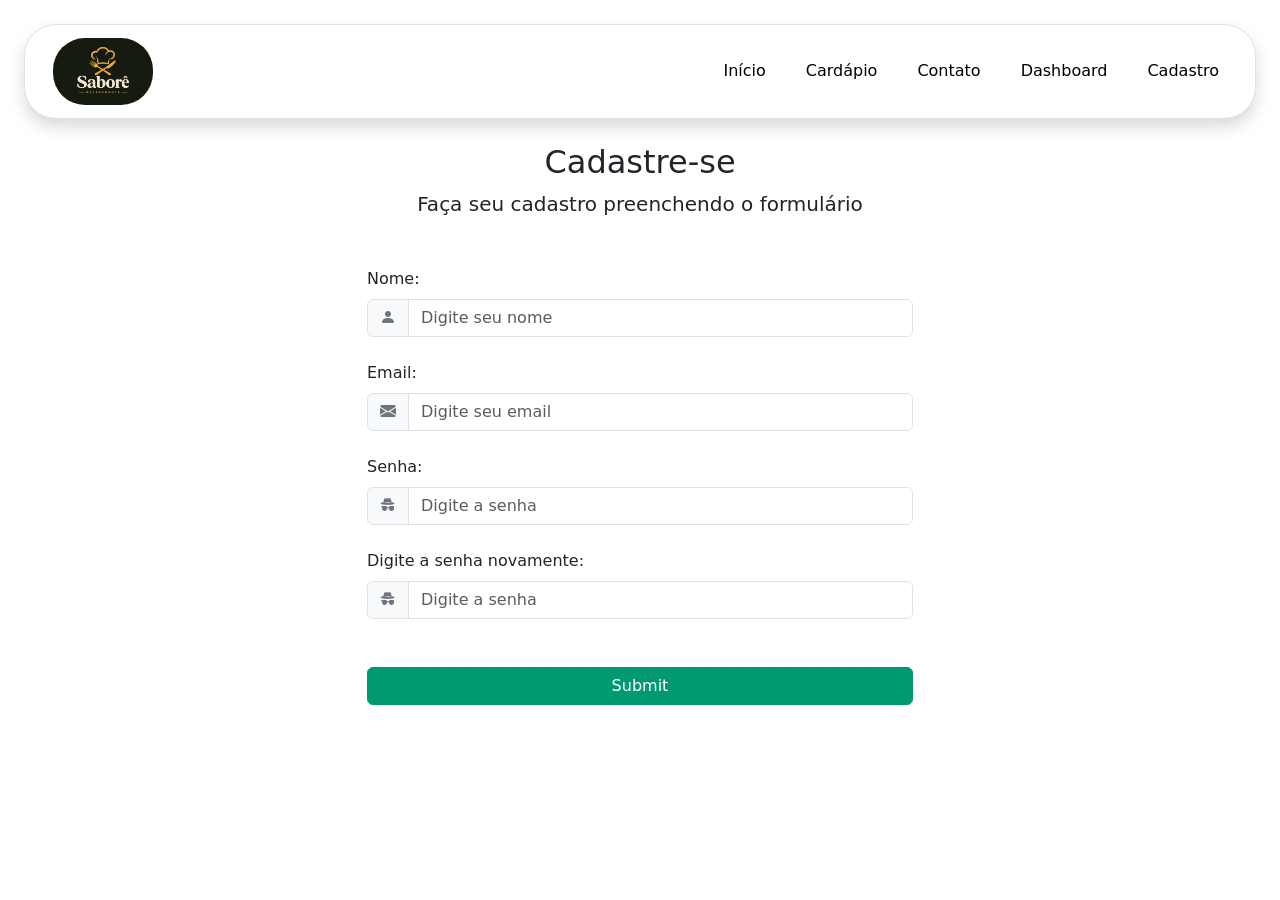
<file: pages/cadastro.html>
<!DOCTYPE html>
<html lang="en">

<head>
    <meta charset="UTF-8">
    <meta name="viewport" content="width=device-width, initial-scale=1.0">
    <link href="https://cdn.jsdelivr.net/npm/bootstrap@5.3.8/dist/css/bootstrap.min.css" rel="stylesheet"
        integrity="sha384-sRIl4kxILFvY47J16cr9ZwB07vP4J8+LH7qKQnuqkuIAvNWLzeN8tE5YBujZqJLB" crossorigin="anonymous">
    <link rel="stylesheet" href="../css/style.css">
    <link rel="stylesheet" href="https://cdn.jsdelivr.net/npm/bootstrap-icons@1.13.2/font/bootstrap-icons.min.css">
    <title>Cadastre-se</title>
</head>

<body>
    <header class="">
        <nav class="navbar navbar-expand-lg m-4 rounded-5 px-3 border shadow">
            <div class="container-fluid">

                <a class="navbar-brand me-auto" href="../index.html">
                    <img src="../assets/Logo Saborê Restaurante.png" alt="Saborê Restaurante" width="100"
                        class="rounded-5">
                </a>


                <input type="checkbox" id="menu-toggle">


                <label for="menu-toggle" class="menu-icon">
                    <svg class="icon-menu" xmlns="http://www.w3.org/2000/svg" width="40" height="40" viewBox="0 0 24 24"
                        fill="none" stroke="green" stroke-width="2" stroke-linecap="round" stroke-linejoin="round">
                        <path d="M4 5h16" />
                        <path d="M4 12h16" />
                        <path d="M4 19h16" />
                    </svg>

                    <svg class="icon-close" xmlns="http://www.w3.org/2000/svg" width="40" height="40"
                        viewBox="0 0 24 24" fill="none" stroke="green" stroke-width="2" stroke-linecap="round"
                        stroke-linejoin="round">
                        <path d="M18 6 6 18" />
                        <path d="m6 6 12 12" />
                    </svg>
                </label>


                <div class="navbar-menu">
                    <ul class="navbar-nav ms-auto d-flex gap-4 align-items-center">
                        <li class="nav-item">
                            <a class="nav-link" href="../index.html">Início</a>
                        </li>
                        <li class="nav-item">
                            <a class="nav-link" href="../index.html#pratos">Cardápio</a>
                        </li>
                        <li class="nav-item">
                            <a class="nav-link" href="../index.html#contact">Contato</a>
                        </li>
                        <li class="nav-item">
                            <a class="nav-link" href="./dashboard.html">Dashboard</a>
                        </li>
                        <li class="nav-item">
                            <a class="nav-link" href="cadastro.html">Cadastro</a>
                        </li>
                    </ul>
                </div>

            </div>
        </nav>
    </header>

    <section id="cadastro">
        <div class="container-md">
            <div class="text-center">
                <h2>Cadastre-se</h2>
                <p class="lead">Faça seu cadastro preenchendo o formulário</p>
            </div>

            <div class="row justify-content-center my-5">
                <div class="col-lg-6">
                    <form>
                        <label for="name" class="form-label">Nome:</label>
                        <div class="mb-4 input-group">
                            <span class="input-group-text">
                                <i class="bi bi-person-fill text-secondary"></i>
                            </span>
                            <input type="text" id="name" class="form-control" placeholder="Digite seu nome" required />
                        </div>
                        <label for="email" class="form-label">Email:</label>
                        <div class="input-group mb-4">
                            <span class="input-group-text">
                                <i class="bi bi-envelope-fill text-secondary"></i>
                            </span>
                            <input type="email" id="email validationCustom01" class="form-control" required
                                aria-describedby="validationCustomEmailFeedback" placeholder="Digite seu email" />
                        </div>

                        <label for="password" class="form-label">Senha:</label>
                        <div class="mb-4 input-group">
                            <span class="input-group-text">
                                <i class="bi bi-incognito text-secondary"></i>
                            </span>
                            <input type="password" id="password" class="form-control" placeholder="Digite a senha"
                                pattern="(?=.*[a-z])(?=.*[A-Z])(?=.*[0-9]).{8,}"
                                title="Use pelo menos 8 caracteres, incluindo uma letra maiúscula, uma minúscula e um número."
                                required />
                        </div>
                        <label for="password" class="form-label">Digite a senha novamente:</label>
                        <div class="mb-4 input-group">
                            <span class="input-group-text">
                                <i class="bi bi-incognito text-secondary"></i>
                            </span>
                            <input type="password" id="password" class="form-control" placeholder="Digite a senha"
                                required />
                        </div>
                        <div class="mt-5 text-center">
                            <button type="submit" class="btn btn-primary">Submit</button>
                        </div>

                       
                    </form>
                </div>
            </div>
        </div>
        </div>
    </section>
</body>

</html>
</file>
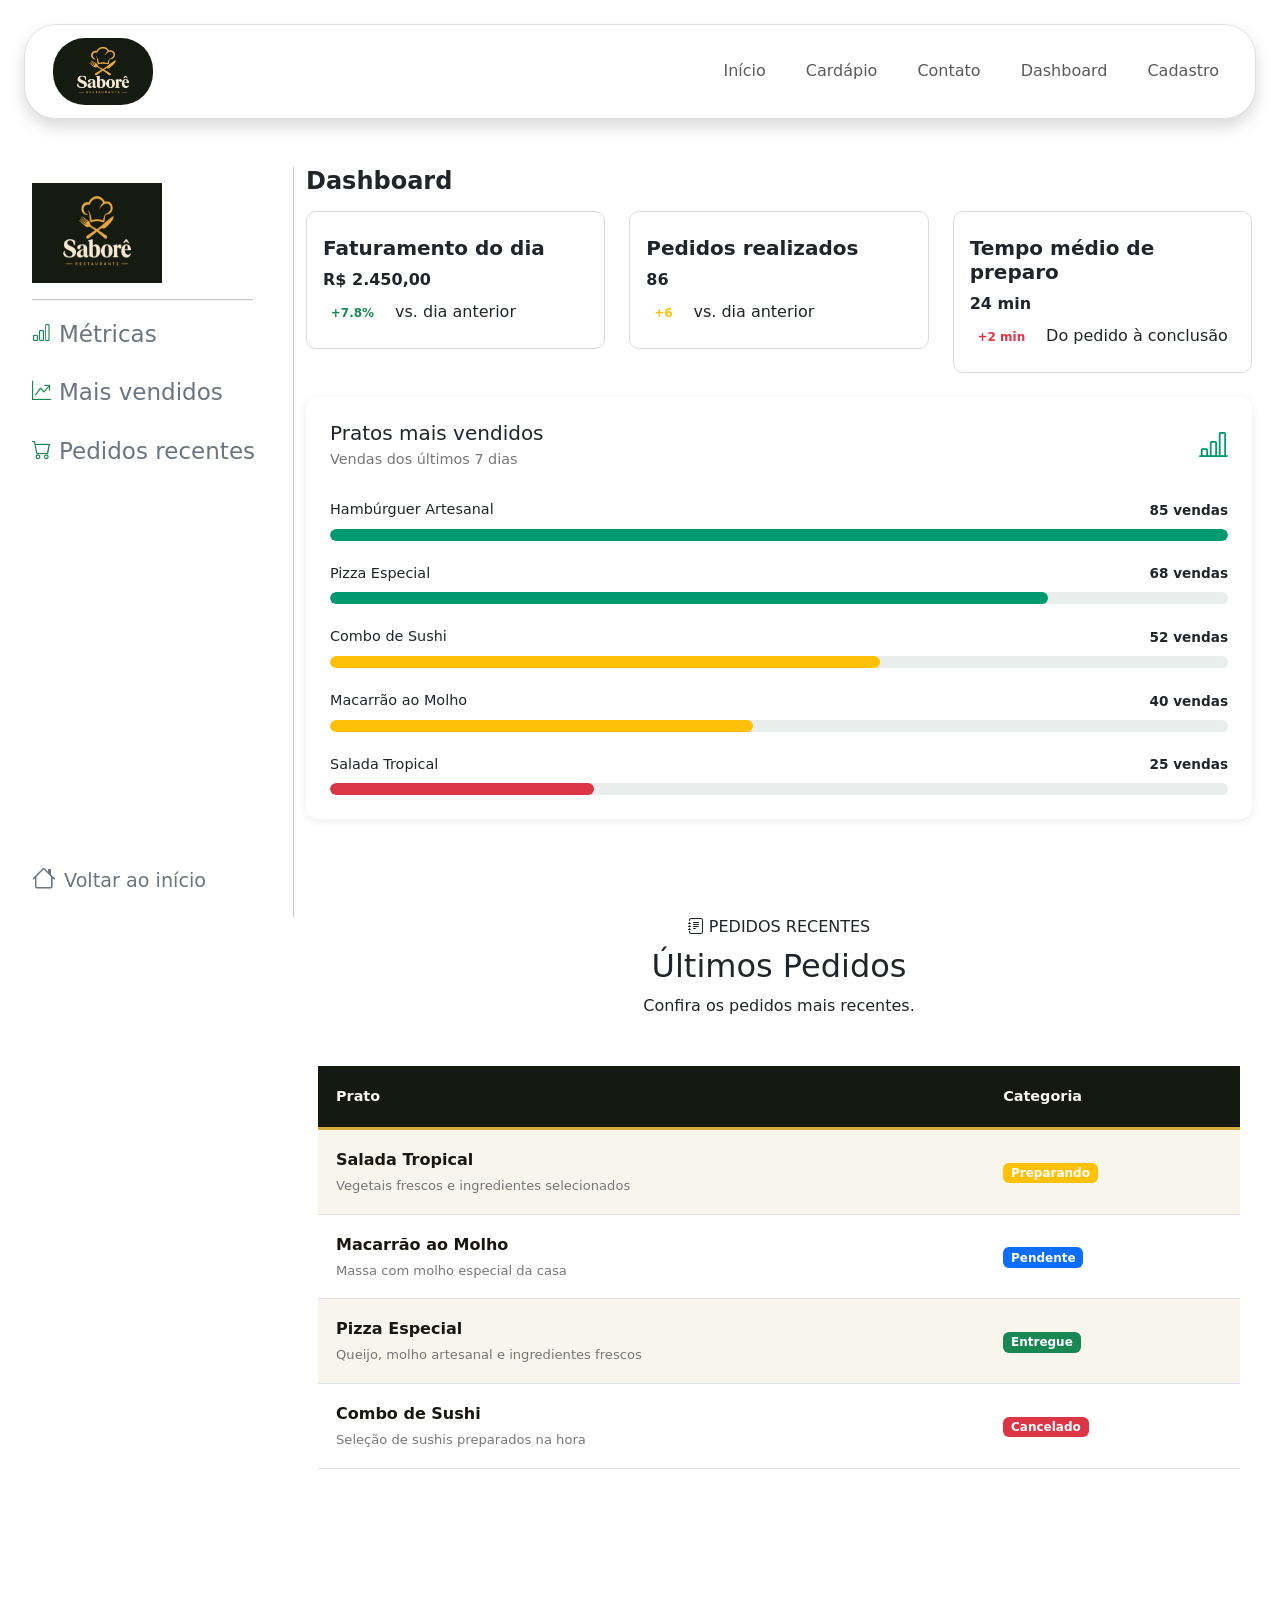
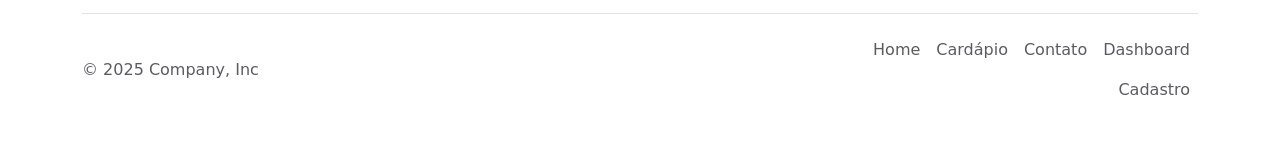
<file: pages/dashboard.html>
<!DOCTYPE html>
<html lang="en">

<head>
    <meta charset="UTF-8">
    <meta name="viewport" content="width=device-width, initial-scale=1.0">
    <link rel="stylesheet" href="../css/dashboard.css">
    <link rel="stylesheet" href="https://cdn.jsdelivr.net/npm/bootstrap-icons@1.13.2/font/bootstrap-icons.min.css">
    <link href="https://cdn.jsdelivr.net/npm/bootstrap@5.3.8/dist/css/bootstrap.min.css" rel="stylesheet"
        integrity="sha384-sRIl4kxILFvY47J16cr9ZwB07vP4J8+LH7qKQnuqkuIAvNWLzeN8tE5YBujZqJLB" crossorigin="anonymous">
    <title>Dashboard</title>
</head>

<body>
    <header class="">
        <nav class="navbar navbar-expand-lg m-4 rounded-5 px-3 border shadow">
            <div class="container-fluid">

                <a class="navbar-brand me-auto" href="/index.html">
                    <img src="../assets/Logo Saborê Restaurante.png" alt="Saborê Restaurante" width="100"
                        class="rounded-5">
                </a>


                <input type="checkbox" id="menu-toggle">


                <label for="menu-toggle" class="menu-icon">
                    <svg class="icon-menu" xmlns="http://www.w3.org/2000/svg" width="40" height="40" viewBox="0 0 24 24"
                        fill="none" stroke="green" stroke-width="2" stroke-linecap="round" stroke-linejoin="round">
                        <path d="M4 5h16" />
                        <path d="M4 12h16" />
                        <path d="M4 19h16" />
                    </svg>

                    <svg class="icon-close" xmlns="http://www.w3.org/2000/svg" width="40" height="40"
                        viewBox="0 0 24 24" fill="none" stroke="green" stroke-width="2" stroke-linecap="round"
                        stroke-linejoin="round">
                        <path d="M18 6 6 18" />
                        <path d="m6 6 12 12" />
                    </svg>
                </label>


                <div class="navbar-menu">
                    <ul class="navbar-nav ms-auto d-flex gap-4 align-items-center">
                        <li class="nav-item">
                            <a class="nav-link" href="/index.html">Início</a>
                        </li>
                        <li class="nav-item">
                            <a class="nav-link" href="/index.html#pratos">Cardápio</a>
                        </li>
                        <li class="nav-item">
                            <a class="nav-link" href="/index.html#contact">Contato</a>
                        </li>
                        <li class="nav-item">
                            <a class="nav-link" href="">Dashboard</a>
                        </li>
                        <li class="nav-item">
                            <a class="nav-link" href="./cadastro.html">Cadastro</a>
                        </li>
                    </ul>
                </div>

            </div>
        </nav>
    </header>



    <main class="content px-3 py-4 d-flex">
        <aside id="sidebar"
            class="d-none d-lg-flex flex-column align-items-start px-3 justify-content-between position-sticky top-0">
            <div class="w-100">
                <img src="../assets/Logo Saborê Restaurante.png" alt="Saborê Restaurante" width="130" height="100"
                    class="mt-3">
                <hr>
                <nav>
                    <ul class="d-flex flex-column gap-4 p-0">
                        <a href="#metrics" class="d-flex gap-2 align-items-center">
                            <i class="bi bi-bar-chart text-success"></i>
                            <li class="text-secondary">Métricas</li>
                        </a>
                        <a href="#popular" class="d-flex gap-2 align-items-center">
                            <i class="bi bi-graph-up-arrow text-success"></i>
                            <li class="text-secondary">Mais vendidos</li>
                        </a>

                        <a href="#recent" class="d-flex gap-2 align-items-center">
                            <i class="bi bi-cart text-success"></i>
                            <li class="text-secondary">Pedidos recentes</li>
                        </a>
                    </ul>
                </nav>
            </div>
            <div>

                <a href="../index.html" class="text-secondary"><i class="bi bi-house fs-4 me-2"></i>Voltar ao início</a>
            </div>
        </aside>
        <div class="container">
            <div class="mb-3">
                <h3 class="fw-bold fs-4 mb-3">Dashboard</h3>
                <div class="row" id="metrics">
                    <div class="col-12 col-md-4 mb-4">
                        <div class="card border-0 mx-auto">
                            <div class="card-body py-4  mx-auto">
                                <h5 class="mb-2 fw-bold">
                                    Faturamento do dia
                                </h5>
                                <p class="mb-2 fw-bold">
                                    R$ 2.450,00
                                </p>
                                <div class="mb-0">
                                    <span class="badge text-success me-2">
                                        +7.8%
                                    </span>
                                    <span class=" ">
                                        vs. dia anterior
                                    </span>
                                </div>
                            </div>
                        </div>
                    </div>
                    <div class="col-12 col-md-4 mb-4">
                        <div class="card  border-0">
                            <div class="card-body py-4  mx-auto">
                                <h5 class="mb-2 fw-bold">
                                    Pedidos realizados
                                </h5>
                                <p class="mb-2 fw-bold">
                                    86
                                </p>
                                <div class="mb-0">
                                    <span class="badge text-warning me-2">
                                        +6
                                    </span>
                                    <span class="">
                                        vs. dia anterior
                                    </span>
                                </div>
                            </div>
                        </div>
                    </div>
                    <div class="col-12 col-md-4 mb-4">
                        <div class="card border-0">
                            <div class="card-body py-4  mx-auto">
                                <h5 class="mb-2 fw-bold">
                                    Tempo médio de preparo
                                </h5>
                                <p class="mb-2 fw-bold">
                                    24 min
                                </p>
                                <div class="mb-0">
                                    <span class="badge text-danger me-2">
                                        +2 min
                                    </span>
                                    <span class="">
                                        Do pedido à conclusão
                                    </span>
                                </div>
                            </div>
                        </div>
                    </div>
                </div>


                <section class="grafico-pratos" id="popular">
                    <div class="grafico-header">
                        <div>
                            <h2>Pratos mais vendidos</h2>
                            <p>Vendas dos últimos 7 dias</p>
                        </div>
                        <i class="bi bi-bar-chart-line"></i>
                    </div>

                    <div class="prato">
                        <div class="prato-info">
                            <span>Hambúrguer Artesanal</span>
                            <strong>85 vendas</strong>
                        </div>
                        <div class="barra-fundo">
                            <div class="barra" style="width: 100%;"></div>
                        </div>
                    </div>

                    <div class="prato">
                        <div class="prato-info">
                            <span>Pizza Especial</span>
                            <strong>68 vendas</strong>
                        </div>
                        <div class="barra-fundo">
                            <div class="barra" style="width: 80%;"></div>
                        </div>
                    </div>

                    <div class="prato">
                        <div class="prato-info">
                            <span>Combo de Sushi</span>
                            <strong>52 vendas</strong>
                        </div>
                        <div class="barra-fundo">
                            <div class="barra bg-warning" style="width: 61.2%;"></div>
                        </div>
                    </div>

                    <div class="prato">
                        <div class="prato-info">
                            <span>Macarrão ao Molho</span>
                            <strong>40 vendas</strong>
                        </div>
                        <div class="barra-fundo">
                            <div class="barra bg-warning" style="width: 47.1%;"></div>
                        </div>
                    </div>

                    <div class="prato">
                        <div class="prato-info">
                            <span>Salada Tropical</span>
                            <strong>25 vendas</strong>
                        </div>
                        <div class="barra-fundo">
                            <div class="barra bg-danger" style="width: 29.4%;"></div>
                        </div>
                    </div>
                </section>
            </div>

            <section id="recent" class="secao-precos py-5 my-5">
                <div class="container">

                    <div class="text-center mb-5">
                        <span class="precos-subtitulo">
                            <i class="bi bi-journal-text"></i>
                            PEDIDOS RECENTES
                        </span>

                        <h2 class="precos-titulo mt-2">
                            Últimos Pedidos
                        </h2>

                        <p class="precos-descricao mx-auto">
                            Confira os pedidos mais recentes.
                        </p>
                    </div>

                    <div class="table-responsive tabela-container">
                        <table class="table table-striped table-hover align-middle mb-0">
                            <thead>
                                <tr>
                                    <th scope="col">Prato</th>
                                    <th scope="col" class="d-none d-md-table-cell">
                                        Categoria
                                    </th>
                                </tr>
                            </thead>
                            <tbody>
                                <tr>
                                    <td>
                                        <div class="prato-nome">Salada Tropical</div>
                                        <small class="prato-descricao">
                                            Vegetais frescos e ingredientes selecionados
                                        </small>
                                    </td>
                                    <td class="d-none d-md-table-cell">
                                        <span class="badge categoria-badge bg-warning">Preparando</span>
                                    </td>

                                </tr>

                                <tr>
                                    <td>
                                        <div class="prato-nome">Macarrão ao Molho</div>
                                        <small class="prato-descricao">
                                            Massa com molho especial da casa
                                        </small>
                                    </td>
                                    <td class="d-none d-md-table-cell">
                                        <span class="badge categoria-badge bg-primary">Pendente</span>
                                    </td>

                                </tr>

                                <tr>
                                    <td>
                                        <div class="prato-nome">Pizza Especial</div>
                                        <small class="prato-descricao">
                                            Queijo, molho artesanal e ingredientes frescos
                                        </small>
                                    </td>
                                    <td class="d-none d-md-table-cell">
                                        <span class="badge categoria-badge bg-success">Entregue</span>
                                    </td>

                                </tr>

                                <tr>
                                    <td>
                                        <div class="prato-nome">Combo de Sushi</div>
                                        <small class="prato-descricao">
                                            Seleção de sushis preparados na hora
                                        </small>
                                    </td>
                                    <td class="d-none d-md-table-cell">
                                        <span class="badge categoria-badge bg-danger">Cancelado</span>
                                    </td>

                                </tr>
                            </tbody>
                        </table>
                    </div>

                </div>
            </section>
        </div>

    </main>

    <div class="container">
        <footer class="d-flex flex-wrap justify-content-between align-items-center py-3 my-4 border-top ">
            <p class="col-md-4 mb-0 text-body-secondary">
                &copy; 2025 Company, Inc
            </p>
            <a href="/"
                class="col-md-4 d-flex align-items-center justify-content-center mb-3 mb-md-0 me-md-auto link-body-emphasis text-decoration-none"
                aria-label="Bootstrap">
                <svg class="bi me-2" width="40" height="32" aria-hidden="true">
                    <use xlink:href="#bootstrap"></use>
                </svg>
            </a>
            <ul class="nav col-md-4 justify-content-end">
                <li class="nav-item">
                    <a href="#" class="nav-link px-2 text-body-secondary">Home</a>
                </li>
                <li class="nav-item">
                    <a href="#pratos" class="nav-link px-2 text-body-secondary">Cardápio</a>
                </li>
                <li class="nav-item">
                    <a href="#contact" class="nav-link px-2 text-body-secondary">Contato</a>
                </li>
                <li class="nav-item">
                    <a href="./pages/dashboard.html" class="nav-link px-2 text-body-secondary">Dashboard</a>
                </li>
                <li class="nav-item">
                    <a href="./pages/cadastro.html" class="nav-link px-2 text-body-secondary">Cadastro</a>
                </li>
            </ul>
        </footer>
</body>

</html>
</file>
<file: css/style.css>
nav {
    background-color: white;
}

.login-button {
    background-color: #009970;
    color: #FFF;
    transition: .3s;

    &:hover {
        background-color: #00bd8a;
    }
}

.navbar-toggler:focus,
.btn-close:focus {
    outline: none;
    box-shadow: none;
}


/* Esconde o checkbox visualmente */
#menu-toggle {
    position: absolute;
    opacity: 0;
    pointer-events: none;
}

/* Ícone do menu */
.menu-icon {
    display: flex;
    flex-direction: column;
    cursor: pointer;
    z-index: 1001;
}

.icon-close {
    display: none;
}

/* Menu mobile fechado */
.navbar-menu {
    display: none;
    flex-basis: 100%;
    width: 100%;
}

/* Links na vertical */
.navbar-menu .navbar-nav {
    display: flex;
    flex-direction: column;
    padding: 15px 0;
}

/* Checkbox marcado: abre o menu */
#menu-toggle:checked~.navbar-menu {
    display: block;
}

/* Troca o hambúrguer pelo X */
#menu-toggle:checked+.menu-icon .icon-menu {
    display: none;
}

#menu-toggle:checked+.menu-icon .icon-close {
    display: block;
}

/* Animação dos links */
.nav-link {
    position: relative;
    color: black;
}

.nav-link::before {
    content: "";
    position: absolute;
    bottom: 0;
    left: 50%;
    transform: translateX(-50%);
    width: 0;
    height: 2px;
    background-color: #009970;
    visibility: hidden;
    transition: 0.3s ease-in-out;
}

.nav-link:hover::before {
    width: 100%;
    visibility: visible;
}

/* HERO */
.hero {
    height: auto;
    min-height: 450px;
    padding: 3rem 1rem;
    overflow: hidden;
}

.hero-figure {
    width: 100%;
}

.hero-img {
    display: block;
    width: 100%;
    height: 400px;
    object-fit: cover;
    object-position: center;
}


.hero-titulo {
    color: #009970;
    font-size: clamp(2.8rem, 5vw, 4rem);
    font-weight: 700;
}

.hero-descricao {
    font-size: clamp(1.15rem, 2vw, 1.5rem);
    line-height: 1.6;
    color: #333;
    max-width: 480px;
}

.hero-btn {
    width: auto;
    flex: 1 1 0;
    min-width: 0;
    padding: 12px 18px;
    font-size: 1.1rem;
    text-align: center;
    white-space: nowrap;
}

/* Ajustes para tablets e celulares */
@media (max-width: 991.98px) {
    .hero {
        min-height: auto;
    }

    .hero-content {
        text-align: center;
    }

    .hero-descricao {
        margin-inline: auto;
    }

    .hero-img {
        height: 320px;
    }
}


h1 {
    font-size: 64px;
    color: #009970;
}

.btn-primary {
    background-color: #009970;
    border: none;
    color: white;
    border: 1px solid #009970;
    transition: .3s;
    width: 100%;

    &:hover {
        background-color: white;
        border: 1px solid #009970;
        color: #009970;
    }
}



.card img {
    width: 100%;
    height: 100%;
    object-fit: cover;
}

.card figure {
    width: 100%;
    height: 200px;
    margin: 0 auto;
}




.badge {
    background-color: #9cb004;
    padding: 5px 15px;
    border-radius: 0 10px 10px 0;
}







.secao-precos {
    background-color: #f8f5ed;
}

.precos-subtitulo {
    color: #009970;
    font-size: 0.8rem;
    font-weight: 700;
    letter-spacing: 3px;
}

.precos-titulo {
    color: #15190f;
    font-family: Georgia, serif;
    font-size: clamp(2rem, 4vw, 3rem);
    font-weight: bold;
}

.precos-descricao {
    max-width: 550px;
    color: #666;
    line-height: 1.7;
}

/* Contêiner da tabela */

.tabela-container {
    border-radius: 12px;
    border: 1px solid #e4dfd2;
    background-color: #fff;
    box-shadow: 0 8px 30px rgba(21, 25, 15, 0.07);
}

/* Cabeçalho */

.tabela-container thead th {
    background-color: #15190f;
    color: #f8f5ed;
    padding: 20px 18px;
    font-size: 0.9rem;
    font-weight: 600;
    white-space: nowrap;
    border-bottom: 3px solid #d9a83e;
}

.tabela-container tbody td {
    padding: 18px;
    color: #181711;
}

.tabela-container .table-striped>tbody>tr:nth-of-type(odd)>* {
    --bs-table-bg-type: #f8f5ed;
}

.tabela-container .table-hover>tbody>tr:hover>* {
    --bs-table-bg-state: #eee8d9;
}

.prato-nome {
    font-weight: 700;
    margin-bottom: 4px;
}

.prato-descricao {
    display: block;
    color: #777;
    font-size: 0.82rem;
    line-height: 1.5;
}

.categoria-badge {
    background-color: #e9efdc;
    color: #315b36;
    padding: 7px 12px;
    border-radius: 20px;
    font-weight: 600;
}

.preco-valor {
    color: #009970 !important;
    font-size: 1rem;
    font-weight: 700;
    white-space: nowrap;
}

.status-disponivel {
    display: inline-flex;
    align-items: center;
    gap: 6px;
    color: #287447;
    font-size: 0.85rem;
    white-space: nowrap;
}







.dialog {
    display: none;
    position: fixed;
    inset: 50% auto auto 50%;
    margin: 0;
    padding: 32px;
    border: none;
    border-radius: 10px;
    background-color: #ffffff;
    color: #2d211b;
    box-shadow: 0 10px 40px rgba(0, 0, 0, 0.3);
    transform: translate(-50%, -50%);
    z-index: 1000;
    width: 500px;
}


.dialog:target {
    display: flex;
    flex-direction: column;
    align-items: center;
}

.dialog h2 {

    color: #244d32;
}

.dialog p {
    margin-bottom: 24px;

}

.btn-dialog,
.btn-fechar {
    display: inline-block;
    padding: 12px 22px;
    border-radius: 6px;
    color: white;
    font-weight: 600;
    text-decoration: none;
    height: 45px;
}

.btn-fechar {
    background-color: #244d32;
}










@media (min-width: 992px) {

    .menu-icon {
        display: none;
    }

    .navbar-menu {
        display: flex;
        flex-basis: auto;
        width: auto;
    }

    .navbar-menu .navbar-nav {
        flex-direction: row;
        align-items: center;
        gap: 10px;
        padding: 0;
    }

}

@media (max-width: 992px) {
    .hero figure {
        max-width: 400px;
    }
}
</file>
<file: css/dashboard.css>
nav {
    background-color: white;
}

.login-button {
    background-color: #009970;
    color: #FFF;
    transition: .3s;

    &:hover {
        background-color: #00bd8a;
    }
}

.navbar-toggler:focus,
.btn-close:focus {
    outline: none;
    box-shadow: none;
}


/* Esconde o checkbox visualmente */
#menu-toggle {
    position: absolute;
    opacity: 0;
    pointer-events: none;
}

/* Ícone do menu */
.menu-icon {
    display: flex;
    flex-direction: column;
    cursor: pointer;
    z-index: 1001;
}

.icon-close {
    display: none;
}

/* Menu mobile fechado */
.navbar-menu {
    display: none;
    flex-basis: 100%;
    width: 100%;
}

/* Links na vertical */
.navbar-menu .navbar-nav {
    display: flex;
    flex-direction: column;
    padding: 15px 0;
}

/* Checkbox marcado: abre o menu */
#menu-toggle:checked~.navbar-menu {
    display: block;
}

/* Troca o hambúrguer pelo X */
#menu-toggle:checked+.menu-icon .icon-menu {
    display: none;
}

#menu-toggle:checked+.menu-icon .icon-close {
    display: block;
}

/* Animação dos links */
.nav-link {
    position: relative;
    color: black;
}

.nav-link::before {
    content: "";
    position: absolute;
    bottom: 0;
    left: 50%;
    transform: translateX(-50%);
    width: 0;
    height: 2px;
    background-color: #009970;
    visibility: hidden;
    transition: 0.3s ease-in-out;
}

.nav-link:hover::before {
    width: 100%;
    visibility: visible;
}




.card-body {
    border: 1px solid rgb(218, 218, 218);
    width: 100%;
    min-height: 100%;
    border-radius: 10px;
    transition: .3s;
    cursor: default;

    &:hover {
        scale: 1.1;
        box-shadow: -1px 7px 10px 2px rgba(0, 0, 0, 0.26);
        -webkit-box-shadow: -1px 7px 10px 2px rgba(0, 0, 0, 0.26);
    }
}







.grafico-pratos {
    background-color: #fff;
    padding: 24px;
    border-radius: 12px;
    box-shadow: 0 2px 10px rgba(0, 0, 0, 0.08);
    width: 100%;
}

.grafico-header {
    display: flex;
    justify-content: space-between;
    align-items: center;
    gap: 16px;
    margin-bottom: 28px;
}

.grafico-header h2 {
    font-size: 1.25rem;
    margin-bottom: 4px;
}

.grafico-header p {
    color: #777;
    font-size: 0.9rem;
    margin: 0;
}

.grafico-header i {
    color: #009970;
    font-size: 1.8rem;
}

.prato {
    margin-bottom: 22px;
}

.prato:last-child {
    margin-bottom: 0;
}

.prato-info {
    display: flex;
    justify-content: space-between;
    align-items: center;
    gap: 12px;
    margin-bottom: 8px;
    font-size: 0.9rem;
}

.prato-info span {
    min-width: 0;
}

.prato-info strong {
    white-space: nowrap;
    font-size: 0.85rem;
}

.barra-fundo {
    width: 100%;
    height: 12px;
    background-color: #e9eeec;
    border-radius: 20px;
    overflow: hidden;
}

.barra {
    height: 100%;
    background-color: #009970;
    border-radius: 20px;
}



#sidebar {
    width: 350px;
    height: 750px;
    border-right: 1px solid #c7c7c7;
    padding-bottom: 20px;
}

hr {
    border: none;
    height: 2px;
    background-color: #c7c7c7;
    width: 90%;
    margin: 20px auto;
}

aside ul li {
    list-style: none;
    font-size: larger;
}

aside nav ul a {
    text-decoration: none;
}

aside div a {
    text-decoration: none;
    font-size: larger;
}




.tabela-container thead th {
    background-color: #15190f;
    color: #f8f5ed;
    padding: 20px 18px;
    font-size: 0.9rem;
    font-weight: 600;
    white-space: nowrap;
    border-bottom: 3px solid #d9a83e;
}

.tabela-container tbody td {
    padding: 18px;
    color: #181711;
}

.tabela-container .table-striped>tbody>tr:nth-of-type(odd)>* {
    --bs-table-bg-type: #f8f5ed;
}

.tabela-container .table-hover>tbody>tr:hover>* {
    --bs-table-bg-state: #eee8d9;
}

.prato-nome {
    font-weight: 700;
    margin-bottom: 4px;
}

.prato-descricao {
    display: block;
    color: #777;
    font-size: 0.82rem;
    line-height: 1.5;
}

.categoria-badge {
    background-color: #e9efdc;
    color: #315b36;
    padding: 7px 12px;
    border-radius: 20px;
    font-weight: 600;
}









@media (max-width: 480px) {
    .grafico-pratos {
        padding: 16px;
    }

    .prato-info {
        align-items: flex-start;
        font-size: 0.8rem;
    }

    .prato-info strong {
        font-size: 0.75rem;
    }
}





















@media (min-width: 992px) {

    .menu-icon {
        display: none;
    }

    .navbar-menu {
        display: flex;
        flex-basis: auto;
        width: auto;
    }

    .navbar-menu .navbar-nav {
        flex-direction: row;
        align-items: center;
        gap: 10px;
        padding: 0;
    }

}
</file>
